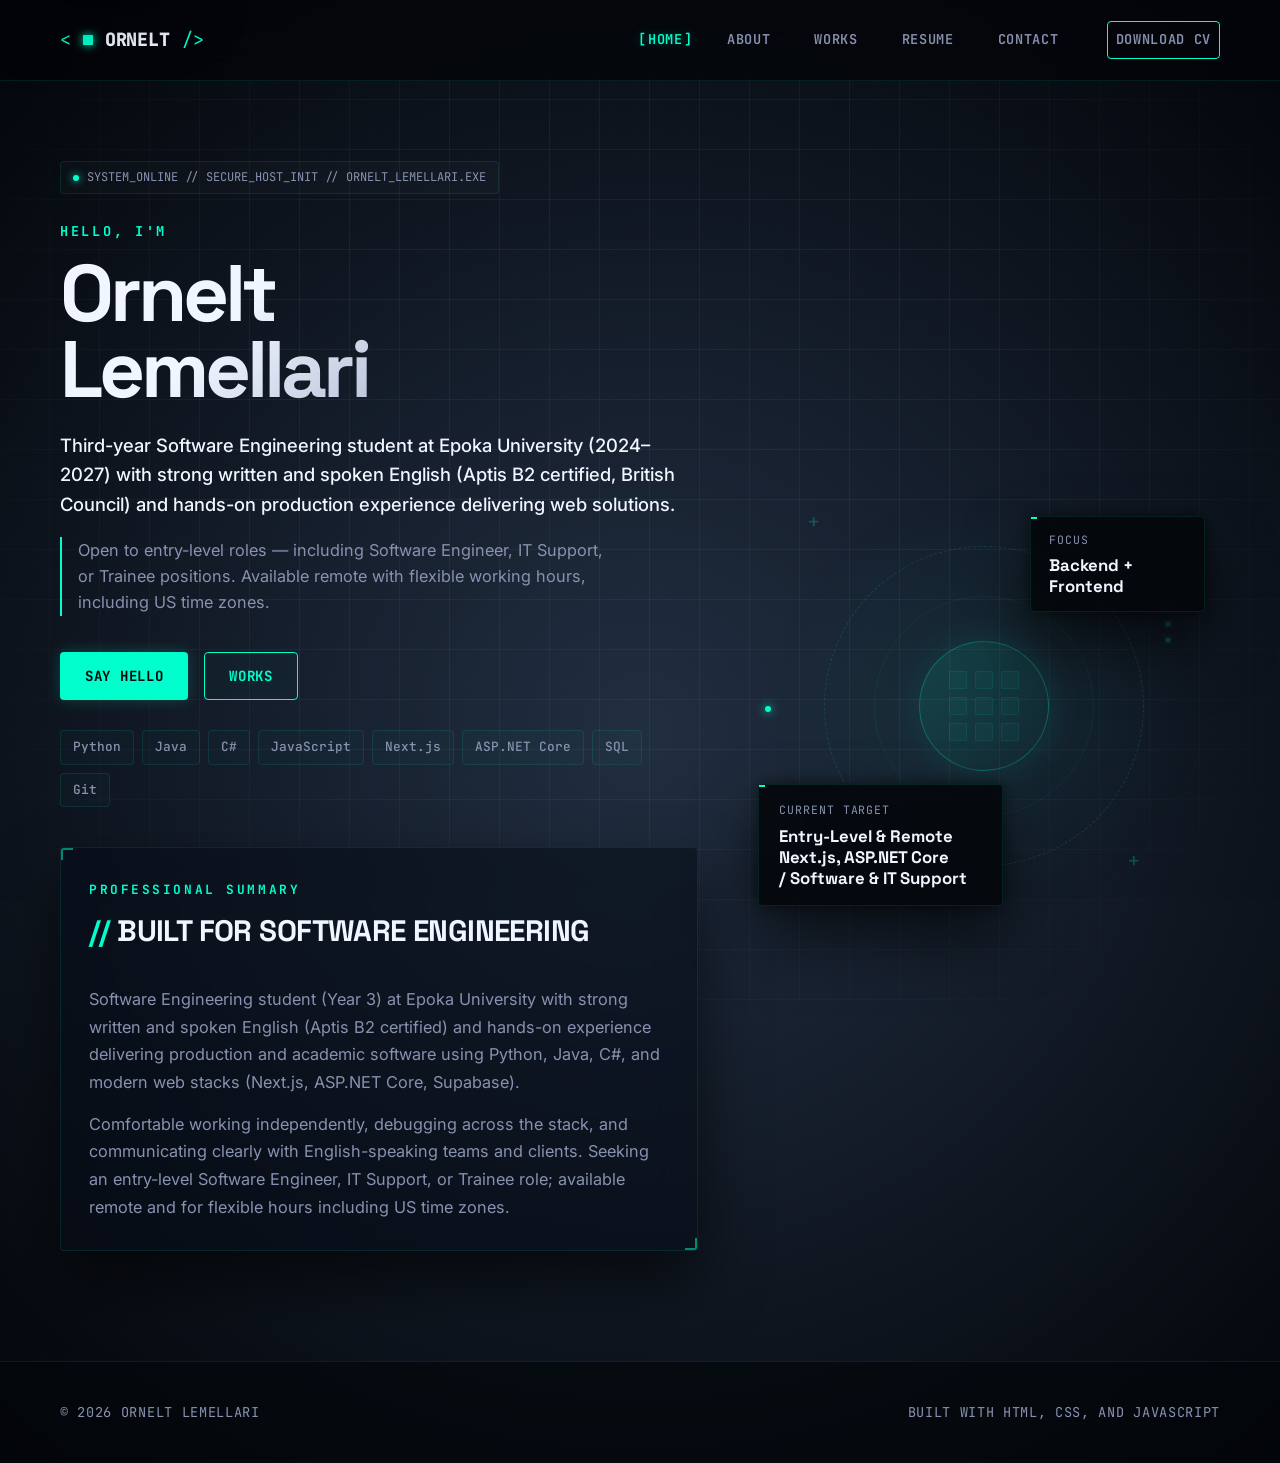
<file: index.html>
<!doctype html>
<html lang="en">
  <head>
    <meta charset="utf-8" />
    <meta name="viewport" content="width=device-width,initial-scale=1" />
    <title>Ornelt Lemellari • Software Engineering</title>
    <meta
      name="description"
      content="Personal portfolio of Ornelt Lemellari, Third-year Software Engineering student at Epoka University (2024–2027)."
    />
    <meta property="og:title" content="Ornelt Lemellari • Software Engineering" />
    <meta
      property="og:description"
      content="Third-year Software Engineering student at Epoka University (2024–2027) with Aptis B2 certified English and production experience. Open to entry-level software, IT support, or trainee roles (remote / US time zones)."
    />
    <meta property="og:type" content="website" />
    <meta property="og:url" content="https://orneltlemellari.github.io/Personal-Website/" />
    <meta name="twitter:card" content="summary" />
    <meta name="twitter:title" content="Ornelt Lemellari • Software Engineering" />
    <meta
      name="twitter:description"
      content="Third-year Software Engineering student at Epoka University (2024–2027) with Aptis B2 certified English and production experience. Open to entry-level software, IT support, or trainee roles (remote / US time zones)."
    />

    <link rel="preconnect" href="https://fonts.googleapis.com" />
    <link rel="preconnect" href="https://fonts.gstatic.com" crossorigin />
    <link
      href="https://fonts.googleapis.com/css2?family=Space+Grotesk:wght@500;700;800&family=Inter:wght@400;500;600;700&family=JetBrains+Mono:wght@400;600&display=swap"
      rel="stylesheet"
    />

    <link rel="stylesheet" href="styles.css" />
    <script defer src="script.js"></script>
  </head>

  <body data-page="home">
    <a class="skip-link" href="#main">Skip to content</a>

    <header data-site-header></header>

    <main id="main" class="container">
      <section class="hero">
        <div class="hero-grid">
          <div>
            <div class="tech-readout">
              <span class="pulse-dot"></span> SYSTEM_ONLINE // SECURE_HOST_INIT // ORNELT_LEMELLARI.EXE
            </div>

            <p class="eyebrow">Hello, I'm</p>

            <h1>
              <span>Ornelt</span>
              <span>Lemellari</span>
            </h1>

            <p class="sub">
              Third-year Software Engineering student at Epoka University (2024–2027)
              with strong written and spoken English (Aptis B2 certified, British Council)
              and hands-on production experience delivering web solutions.
            </p>

            <p class="lead">
              Open to entry-level roles — including Software Engineer, IT Support, or 
              Trainee positions. Available remote with flexible working hours, including 
              US time zones.
            </p>

            <div class="hero-actions">
              <a class="btn btn-primary" href="pages/contact.html">Say Hello</a>
              <a class="btn btn-secondary" href="pages/projects.html">Works</a>
            </div>

            <ul class="hero-tags">
              <li>Python</li>
              <li>Java</li>
              <li>C#</li>
              <li>JavaScript</li>
              <li>Next.js</li>
              <li>ASP.NET Core</li>
              <li>SQL</li>
              <li>Git</li>
            </ul>

            <article class="card summary-card">
              <div class="card-scanner"></div>
              <div class="section-head">
                <p class="section-label">Professional Summary</p>
                <h2 class="h2">Built for software engineering</h2>
              </div>

              <p class="copy">
                Software Engineering student (Year 3) at Epoka University with strong written and spoken English (Aptis B2 certified) and hands-on experience delivering production and academic software using Python, Java, C#, and modern web stacks (Next.js, ASP.NET Core, Supabase).
              </p>
              <p class="copy">
                Comfortable working independently, debugging across the stack, and communicating clearly with English-speaking teams and clients. Seeking an entry-level Software Engineer, IT Support, or Trainee role; available remote and for flexible hours including US time zones.
              </p>
            </article>
          </div>

          <div class="visual" aria-hidden="true">
            <div class="visual-orbit">
              <div class="ring one"></div>
              <div class="ring two"></div>
              <div class="ring three"></div>

              <div class="core">
                <div class="core-grid">
                  <span></span>
                  <span></span>
                  <span></span>
                  <span></span>
                  <span></span>
                  <span></span>
                  <span></span>
                  <span></span>
                  <span></span>
                </div>
              </div>

              <div class="floating-card top">
                <span class="label">Focus</span>
                <span class="value">Backend + Frontend</span>
              </div>

              <div class="floating-card bottom">
                <span class="label">Current Target</span>
                <span class="value">
                  Entry-Level &amp; Remote<br />
                  Next.js, ASP.NET Core<br />
                  / Software &amp; IT Support
                </span>
              </div>

              <div class="plus one">+</div>
              <div class="plus two">+</div>

              <div class="dot-col">
                <span></span>
                <span></span>
                <span></span>
              </div>
            </div>
          </div>
        </div>
      </section>
    </main>

    <footer data-site-footer></footer>
  </body>
</html>
</file>
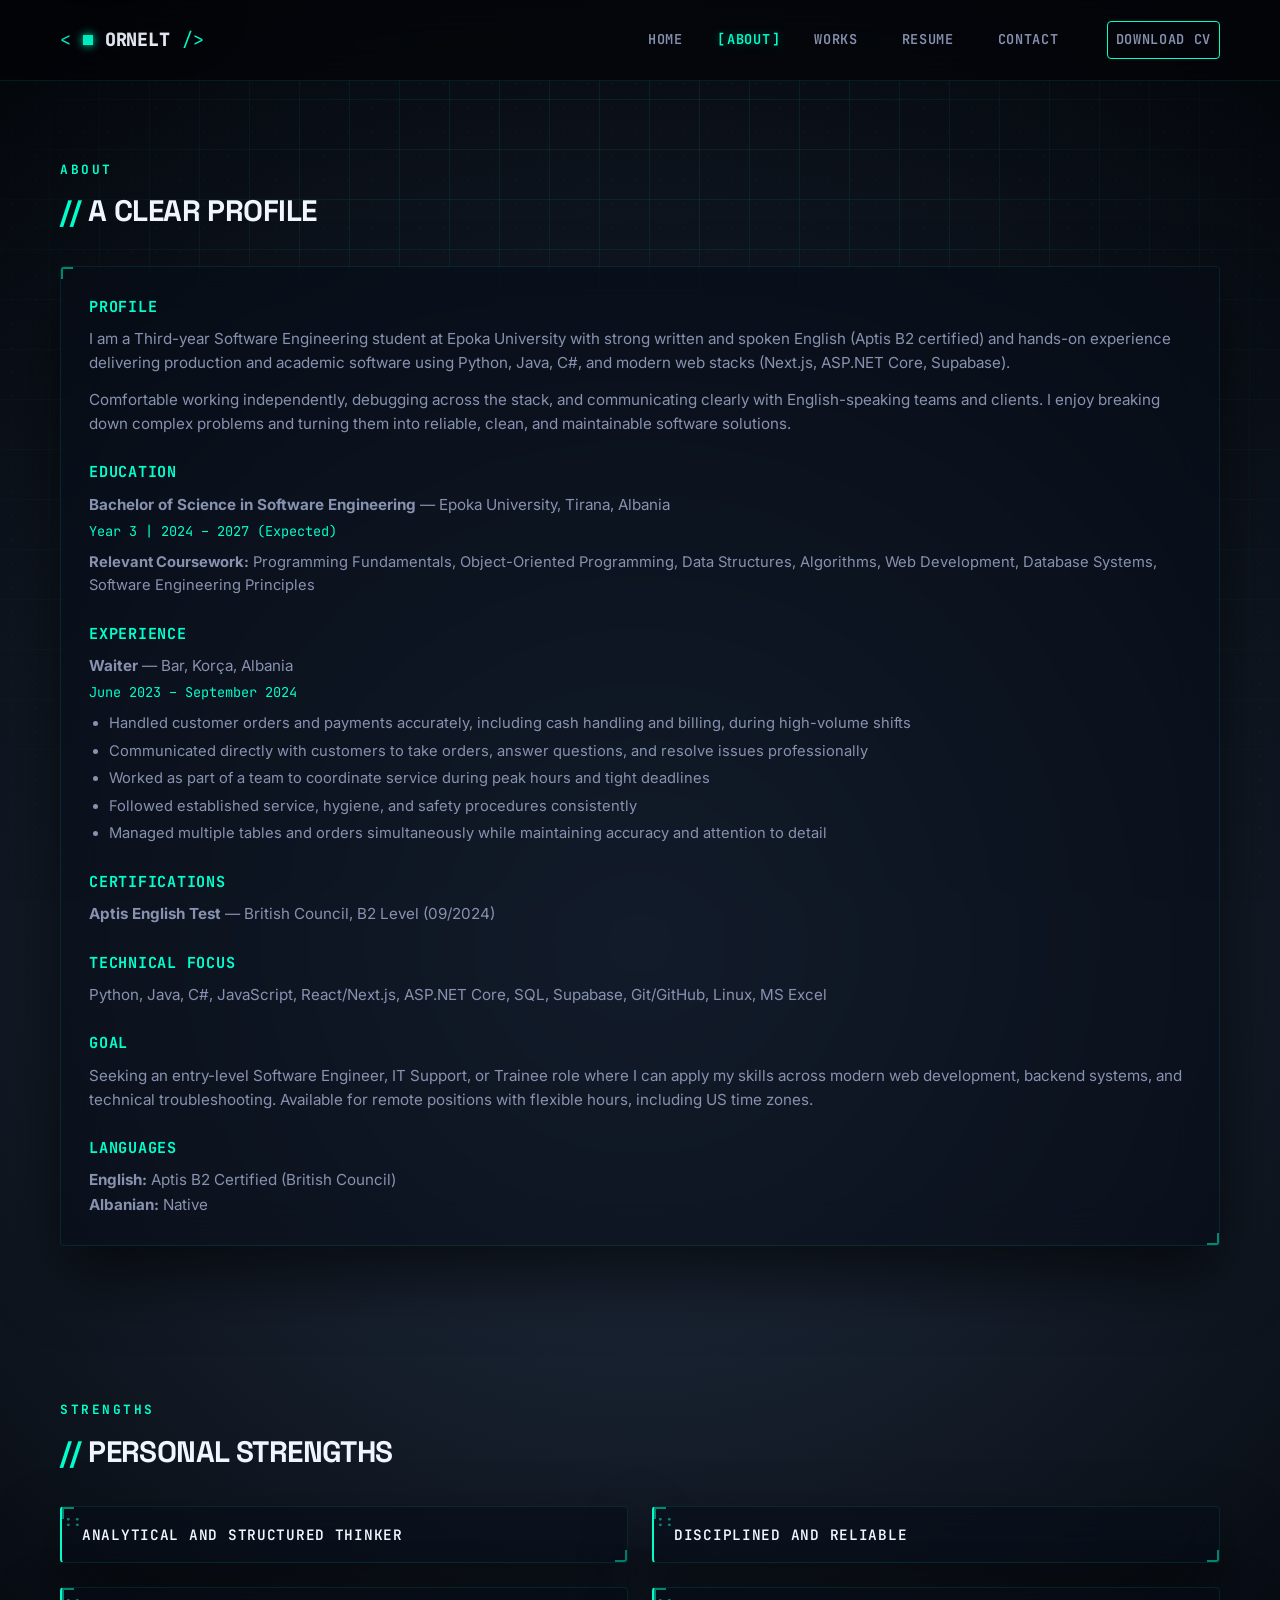
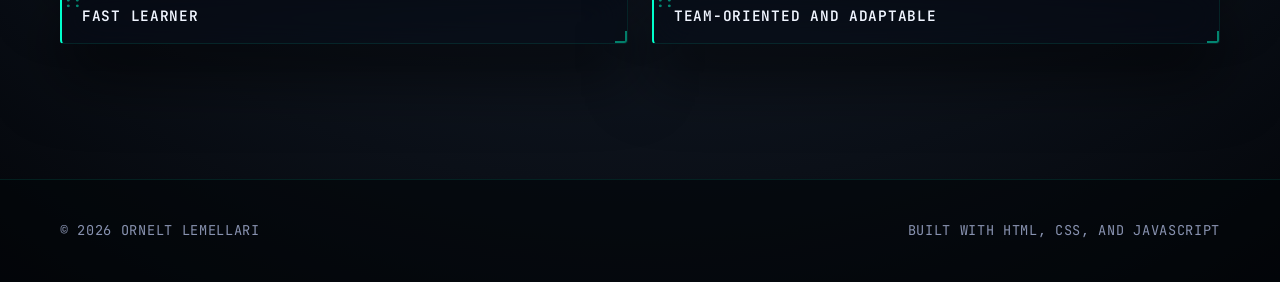
<file: pages/about.html>
<!doctype html>
<html lang="en">
  <head>
    <meta charset="utf-8" />
    <meta name="viewport" content="width=device-width,initial-scale=1" />
    <title>About • Ornelt Lemellari</title>
    <meta
      name="description"
      content="About Ornelt Lemellari: Third-year Software Engineering student, technical focus, experience, certifications, and career goals."
    />
    <meta property="og:title" content="About • Ornelt Lemellari" />
    <meta
      property="og:description"
      content="Profile, education (Epoka University Year 3), Aptis B2 certification, experience, technical skills, and career goals of Ornelt Lemellari."
    />
    <meta property="og:type" content="website" />
    <meta property="og:url" content="https://orneltlemellari.github.io/Personal-Website/pages/about.html" />
    <meta name="twitter:card" content="summary" />
    <meta name="twitter:title" content="About • Ornelt Lemellari" />
    <meta
      name="twitter:description"
      content="Profile, education (Epoka University Year 3), Aptis B2 certification, experience, technical skills, and career goals of Ornelt Lemellari."
    />
    <link rel="preconnect" href="https://fonts.googleapis.com" />
    <link rel="preconnect" href="https://fonts.gstatic.com" crossorigin />
    <link
      href="https://fonts.googleapis.com/css2?family=Space+Grotesk:wght@500;700;800&family=Inter:wght@400;500;600;700&family=JetBrains+Mono:wght@400;600&display=swap"
      rel="stylesheet"
    />
    <link rel="stylesheet" href="../styles.css" />
    <script defer src="../script.js"></script>
  </head>
  <body data-page="about">
    <a class="skip-link" href="#main">Skip to content</a>
    <header data-site-header></header>
    
    <main id="main" class="container">
      <section class="section">
        <div class="section-head">
          <p class="section-label">About</p>
          <h2 class="h2">A clear profile</h2>
        </div>
        <article class="card">
          <div class="card-scanner"></div>
          <div class="info-list">
            <div class="info-block">
              <h3>Profile</h3>
              <p>
                I am a Third-year Software Engineering student at Epoka University with strong written and spoken English (Aptis B2 certified) and hands-on experience delivering production and academic software using Python, Java, C#, and modern web stacks (Next.js, ASP.NET Core, Supabase).
              </p>
              <p style="margin-top: 12px">
                Comfortable working independently, debugging across the stack, and communicating clearly with English-speaking teams and clients. I enjoy breaking down complex problems and turning them into reliable, clean, and maintainable software solutions.
              </p>
            </div>
            
            <div class="info-block">
              <h3>Education</h3>
              <p><strong>Bachelor of Science in Software Engineering</strong> — Epoka University, Tirana, Albania</p>
              <p style="margin-top: 4px; font-family: var(--font-mono); font-size: 0.85rem; color: var(--lime);">
                Year 3 | 2024 – 2027 (Expected)
              </p>
              <p style="margin-top: 8px; font-size: 0.92rem; color: var(--muted);">
                <strong>Relevant Coursework:</strong> Programming Fundamentals, Object-Oriented Programming, Data Structures, Algorithms, Web Development, Database Systems, Software Engineering Principles
              </p>
            </div>

            <div class="info-block">
              <h3>Experience</h3>
              <p><strong>Waiter</strong> — Bar, Korça, Albania</p>
              <p style="margin-top: 4px; font-family: var(--font-mono); font-size: 0.85rem; color: var(--lime);">
                June 2023 – September 2024
              </p>
              <ul style="margin-top: 8px; padding-left: 20px; color: var(--muted); font-size: 0.92rem; display: grid; gap: 4px;">
                <li>Handled customer orders and payments accurately, including cash handling and billing, during high-volume shifts</li>
                <li>Communicated directly with customers to take orders, answer questions, and resolve issues professionally</li>
                <li>Worked as part of a team to coordinate service during peak hours and tight deadlines</li>
                <li>Followed established service, hygiene, and safety procedures consistently</li>
                <li>Managed multiple tables and orders simultaneously while maintaining accuracy and attention to detail</li>
              </ul>
            </div>

            <div class="info-block">
              <h3>Certifications</h3>
              <p><strong>Aptis English Test</strong> — British Council, B2 Level (09/2024)</p>
            </div>
            
            <div class="info-block">
              <h3>Technical Focus</h3>
              <p>
                Python, Java, C#, JavaScript, React/Next.js, ASP.NET Core, SQL, Supabase, Git/GitHub, Linux, MS Excel
              </p>
            </div>
            
            <div class="info-block">
              <h3>Goal</h3>
              <p>
                Seeking an entry-level Software Engineer, IT Support, or Trainee role where I can apply my skills across modern web development, backend systems, and technical troubleshooting. Available for remote positions with flexible hours, including US time zones.
              </p>
            </div>

            <div class="info-block">
              <h3>Languages</h3>
              <p>
                <strong>English:</strong> Aptis B2 Certified (British Council)<br />
                <strong>Albanian:</strong> Native
              </p>
            </div>
          </div>
        </article>
      </section>
      
      <section class="section">
        <div class="section-head">
          <p class="section-label">Strengths</p>
          <h2 class="h2">Personal strengths</h2>
        </div>
        <div class="grid strengths-grid">
          <div class="card strength">
            <div class="card-scanner"></div>
            Analytical and structured thinker
          </div>
          <div class="card strength">
            <div class="card-scanner"></div>
            Disciplined and reliable
          </div>
          <div class="card strength">
            <div class="card-scanner"></div>
            Fast learner
          </div>
          <div class="card strength">
            <div class="card-scanner"></div>
            Team-oriented and adaptable
          </div>
        </div>
      </section>
    </main>
    
    <footer data-site-footer></footer>
  </body>
</html>
</file>
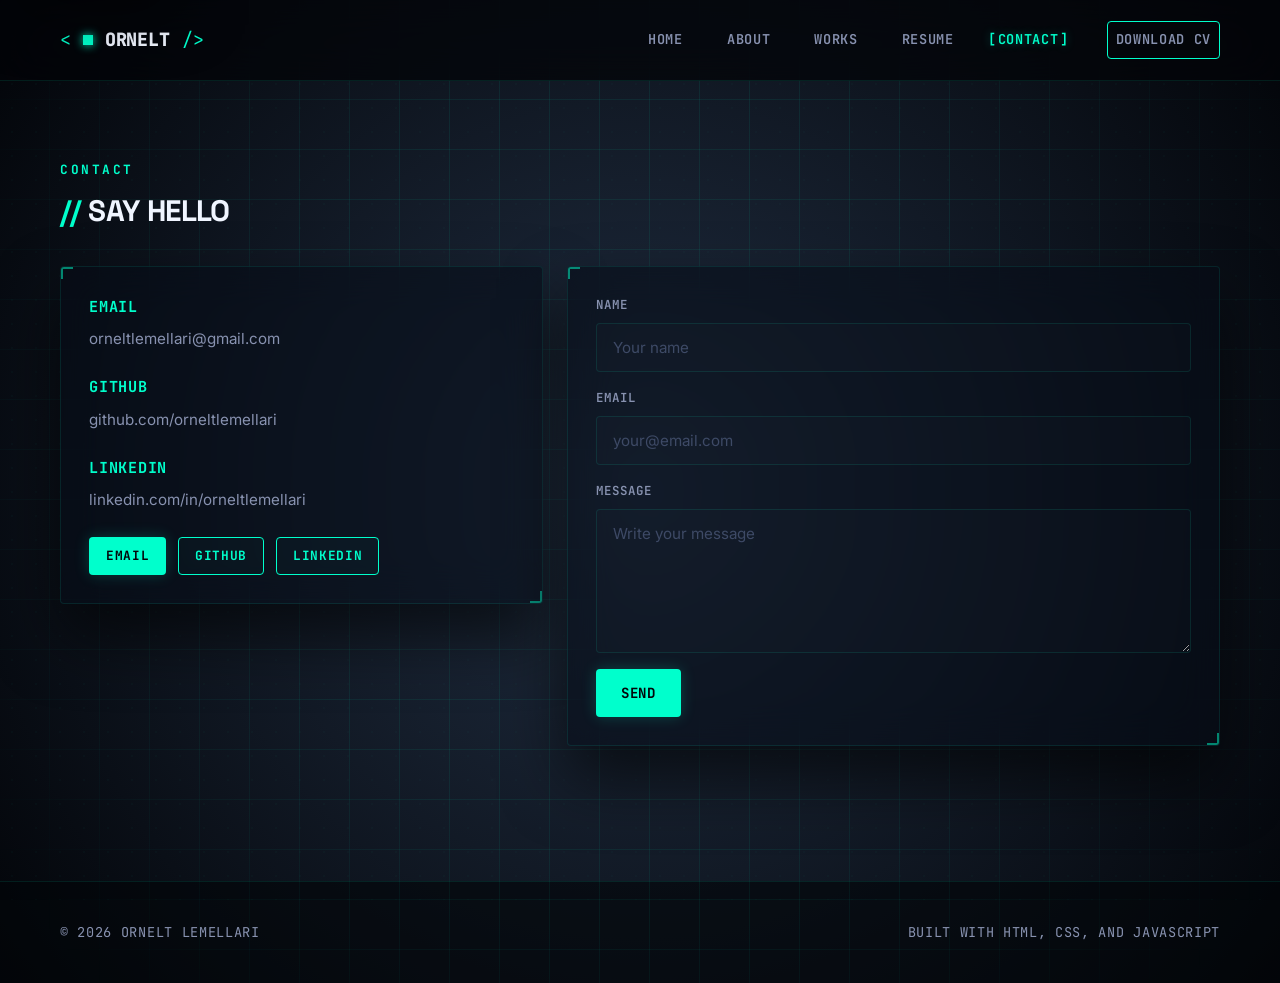
<file: pages/contact.html>
<!doctype html>
<html lang="en">
  <head>
    <meta charset="utf-8" />
    <meta name="viewport" content="width=device-width,initial-scale=1" />
    <title>Contact • Ornelt Lemellari</title>
    <meta
      name="description"
      content="Get in touch with Ornelt Lemellari for entry-level Software Engineer, IT Support, or Trainee opportunities."
    />
    <meta property="og:title" content="Contact • Ornelt Lemellari" />
    <meta
      property="og:description"
      content="Get in touch with Ornelt Lemellari for entry-level Software Engineer, IT Support, or Trainee opportunities (remote / US time zones)."
    />
    <meta property="og:type" content="website" />
    <meta property="og:url" content="https://orneltlemellari.github.io/Personal-Website/pages/contact.html" />
    <meta name="twitter:card" content="summary" />
    <meta name="twitter:title" content="Contact • Ornelt Lemellari" />
    <meta
      name="twitter:description"
      content="Get in touch with Ornelt Lemellari for entry-level Software Engineer, IT Support, or Trainee opportunities (remote / US time zones)."
    />
    <link rel="preconnect" href="https://fonts.googleapis.com" />
    <link rel="preconnect" href="https://fonts.gstatic.com" crossorigin />
    <link
      href="https://fonts.googleapis.com/css2?family=Space+Grotesk:wght@500;700;800&family=Inter:wght@400;500;600;700&family=JetBrains+Mono:wght@400;600&display=swap"
      rel="stylesheet"
    />
    <link rel="stylesheet" href="../styles.css" />
    <script defer src="../script.js"></script>
  </head>
  <body data-page="contact">
    <a class="skip-link" href="#main">Skip to content</a>
    <header data-site-header></header>
    
    <main id="main" class="container">
      <section class="section">
        <div class="section-head">
          <p class="section-label">Contact</p>
          <h2 class="h2">Say hello</h2>
        </div>
        <div class="contact-grid">
          <article class="card">
            <div class="card-scanner"></div>
            <div class="info-list">
              <div class="info-block">
                <h3>Email</h3>
                <p>
                  <a href="mailto:orneltlemellari@gmail.com"
                    >orneltlemellari@gmail.com</a
                  >
                </p>
              </div>
              <div class="info-block">
                <h3>GitHub</h3>
                <p>
                  <a
                    href="https://github.com/orneltlemellari"
                    target="_blank"
                    rel="noopener noreferrer"
                    >github.com/orneltlemellari</a
                  >
                </p>
              </div>
              <div class="info-block">
                <h3>LinkedIn</h3>
                <p>
                  <a
                    href="https://linkedin.com/in/orneltlemellari"
                    target="_blank"
                    rel="noopener noreferrer"
                    >linkedin.com/in/orneltlemellari</a
                  >
                </p>
              </div>
              <div class="project-links">
                <a class="btn btn-primary" href="mailto:orneltlemellari@gmail.com"
                  >Email</a
                >
                <a
                  class="btn btn-secondary"
                  href="https://github.com/orneltlemellari"
                  target="_blank"
                  rel="noopener noreferrer"
                  >GitHub</a
                >
                <a
                  class="btn btn-secondary"
                  href="https://linkedin.com/in/orneltlemellari"
                  target="_blank"
                  rel="noopener noreferrer"
                  >LinkedIn</a
                >
              </div>
            </div>
          </article>
          
          <form class="card form" id="contact-form">
            <div class="card-scanner"></div>
            <label>
              <span>Name</span>
              <input
                name="name"
                autocomplete="name"
                required
                placeholder="Your name"
              />
            </label>
            <label>
              <span>Email</span>
              <input
                name="email"
                type="email"
                autocomplete="email"
                required
                placeholder="your@email.com"
              />
            </label>
            <label>
              <span>Message</span>
              <textarea
                name="message"
                rows="6"
                required
                placeholder="Write your message"
              ></textarea>
            </label>
            <button class="btn btn-primary" type="submit">Send</button>
          </form>
        </div>
      </section>
    </main>
    
    <footer data-site-footer></footer>
  </body>
</html>
</file>
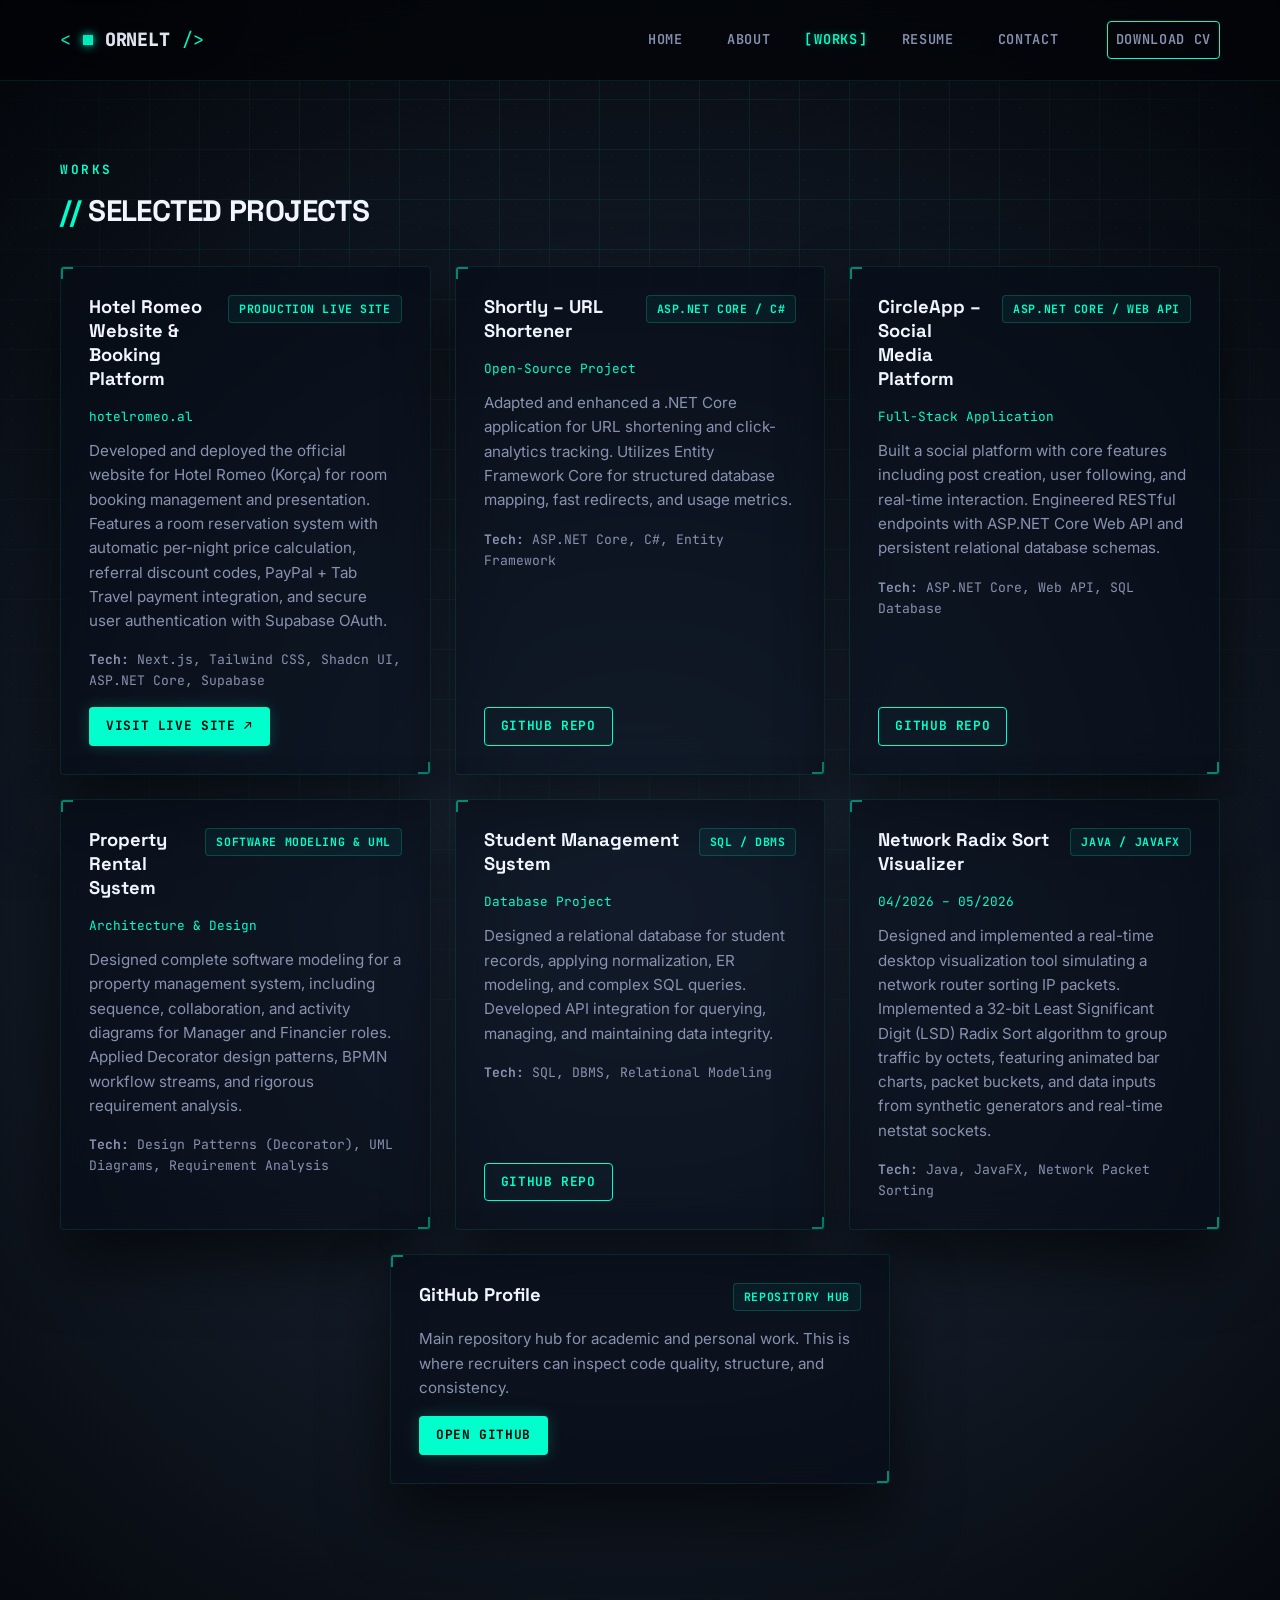
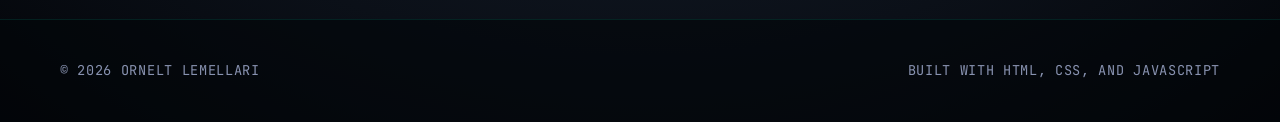
<file: pages/projects.html>
<!doctype html>
<html lang="en">
  <head>
    <meta charset="utf-8" />
    <meta name="viewport" content="width=device-width,initial-scale=1" />
    <title>Works • Ornelt Lemellari</title>
    <meta
      name="description"
      content="Selected production and academic software projects by Ornelt Lemellari."
    />
    <meta property="og:title" content="Works &amp; Projects • Ornelt Lemellari" />
    <meta
      property="og:description"
      content="Explore production and academic software projects by Ornelt Lemellari: Hotel Romeo Booking Platform, Shortly URL Shortener, CircleApp, and more."
    />
    <meta property="og:type" content="website" />
    <meta property="og:url" content="https://orneltlemellari.github.io/Personal-Website/pages/projects.html" />
    <meta name="twitter:card" content="summary" />
    <meta name="twitter:title" content="Works &amp; Projects • Ornelt Lemellari" />
    <meta
      name="twitter:description"
      content="Explore production and academic software projects by Ornelt Lemellari: Hotel Romeo Booking Platform, Shortly URL Shortener, CircleApp, and more."
    />
    <link rel="preconnect" href="https://fonts.googleapis.com" />
    <link rel="preconnect" href="https://fonts.gstatic.com" crossorigin />
    <link
      href="https://fonts.googleapis.com/css2?family=Space+Grotesk:wght@500;700;800&family=Inter:wght@400;500;600;700&family=JetBrains+Mono:wght@400;600&display=swap"
      rel="stylesheet"
    />
    <link rel="stylesheet" href="../styles.css" />
    <script defer src="../script.js"></script>
  </head>
  <body data-page="projects">
    <a class="skip-link" href="#main">Skip to content</a>
    <header data-site-header></header>
    
    <main id="main" class="container">
      <section class="section">
        <div class="section-head">
          <p class="section-label">Works</p>
          <h2 class="h2">Selected projects</h2>
        </div>
        <div class="grid projects-grid">

          <!-- 1. Hotel Romeo Website & Booking Platform -->
          <article class="card project-card">
            <div class="card-scanner"></div>
            <div class="project-top">
              <h3>Hotel Romeo Website &amp; Booking Platform</h3>
              <span class="tag">Production Live Site</span>
            </div>
            <p style="font-size: 0.8rem; font-family: var(--font-mono); color: var(--lime); margin-bottom: -4px;">
              hotelromeo.al
            </p>
            <p>
              Developed and deployed the official website for Hotel Romeo (Korça) for room booking management and presentation. Features a room reservation system with automatic per-night price calculation, referral discount codes, PayPal + Tab Travel payment integration, and secure user authentication with Supabase OAuth.
            </p>
            <p style="font-size: 0.82rem; color: var(--muted); font-family: var(--font-mono);">
              <strong>Tech:</strong> Next.js, Tailwind CSS, Shadcn UI, ASP.NET Core, Supabase
            </p>
            <div class="project-links">
              <a
                class="btn btn-primary"
                href="https://hotelromeo.al"
                target="_blank"
                rel="noopener noreferrer"
                >Visit Live Site ↗</a
              >
            </div>
          </article>

          <!-- 2. Shortly – URL Shortener -->
          <article class="card project-card">
            <div class="card-scanner"></div>
            <div class="project-top">
              <h3>Shortly – URL Shortener</h3>
              <span class="tag">ASP.NET Core / C#</span>
            </div>
            <p style="font-size: 0.8rem; font-family: var(--font-mono); color: var(--lime); margin-bottom: -4px;">
              Open-Source Project
            </p>
            <p>
              Adapted and enhanced a .NET Core application for URL shortening and click-analytics tracking. Utilizes Entity Framework Core for structured database mapping, fast redirects, and usage metrics.
            </p>
            <p style="font-size: 0.82rem; color: var(--muted); font-family: var(--font-mono);">
              <strong>Tech:</strong> ASP.NET Core, C#, Entity Framework
            </p>
            <div class="project-links">
              <a
                class="btn btn-secondary"
                href="https://github.com/orneltlemellari/Shortly"
                target="_blank"
                rel="noopener noreferrer"
                >GitHub Repo</a
              >
            </div>
          </article>

          <!-- 3. CircleApp – Social Media Platform -->
          <article class="card project-card">
            <div class="card-scanner"></div>
            <div class="project-top">
              <h3>CircleApp – Social Media Platform</h3>
              <span class="tag">ASP.NET Core / Web API</span>
            </div>
            <p style="font-size: 0.8rem; font-family: var(--font-mono); color: var(--lime); margin-bottom: -4px;">
              Full-Stack Application
            </p>
            <p>
              Built a social platform with core features including post creation, user following, and real-time interaction. Engineered RESTful endpoints with ASP.NET Core Web API and persistent relational database schemas.
            </p>
            <p style="font-size: 0.82rem; color: var(--muted); font-family: var(--font-mono);">
              <strong>Tech:</strong> ASP.NET Core, Web API, SQL Database
            </p>
            <div class="project-links">
              <a
                class="btn btn-secondary"
                href="https://github.com/orneltlemellari/CircleApp"
                target="_blank"
                rel="noopener noreferrer"
                >GitHub Repo</a
              >
            </div>
          </article>

          <!-- 4. Property Rental System – Software Design -->
          <article class="card project-card">
            <div class="card-scanner"></div>
            <div class="project-top">
              <h3>Property Rental System</h3>
              <span class="tag">Software Modeling &amp; UML</span>
            </div>
            <p style="font-size: 0.8rem; font-family: var(--font-mono); color: var(--lime); margin-bottom: -4px;">
              Architecture &amp; Design
            </p>
            <p>
              Designed complete software modeling for a property management system, including sequence, collaboration, and activity diagrams for Manager and Financier roles. Applied Decorator design patterns, BPMN workflow streams, and rigorous requirement analysis.
            </p>
            <p style="font-size: 0.82rem; color: var(--muted); font-family: var(--font-mono);">
              <strong>Tech:</strong> Design Patterns (Decorator), UML Diagrams, Requirement Analysis
            </p>
          </article>
          
          <!-- 5. Student Management System – Database Project -->
          <article class="card project-card">
            <div class="card-scanner"></div>
            <div class="project-top">
              <h3>Student Management System</h3>
              <span class="tag">SQL / DBMS</span>
            </div>
            <p style="font-size: 0.8rem; font-family: var(--font-mono); color: var(--lime); margin-bottom: -4px;">
              Database Project
            </p>
            <p>
              Designed a relational database for student records, applying normalization, ER modeling, and complex SQL queries. Developed API integration for querying, managing, and maintaining data integrity.
            </p>
            <p style="font-size: 0.82rem; color: var(--muted); font-family: var(--font-mono);">
              <strong>Tech:</strong> SQL, DBMS, Relational Modeling
            </p>
            <div class="project-links">
              <a
                class="btn btn-secondary"
                href="https://github.com/orneltlemellari/Students.API"
                target="_blank"
                rel="noopener noreferrer"
                >GitHub Repo</a
              >
            </div>
          </article>
          
          <!-- 6. Network Radix Sort Visualizer -->
          <article class="card project-card">
            <div class="card-scanner"></div>
            <div class="project-top">
              <h3>Network Radix Sort Visualizer</h3>
              <span class="tag">Java / JavaFX</span>
            </div>
            <p style="font-size: 0.8rem; font-family: var(--font-mono); color: var(--lime); margin-bottom: -4px;">
              04/2026 – 05/2026
            </p>
            <p>
              Designed and implemented a real-time desktop visualization tool simulating a network router sorting IP packets. Implemented a 32-bit Least Significant Digit (LSD) Radix Sort algorithm to group traffic by octets, featuring animated bar charts, packet buckets, and data inputs from synthetic generators and real-time netstat sockets.
            </p>
            <p style="font-size: 0.82rem; color: var(--muted); font-family: var(--font-mono);">
              <strong>Tech:</strong> Java, JavaFX, Network Packet Sorting
            </p>
          </article>
          
          <article class="card project-card" style="grid-column: 1 / -1; max-width: 500px; margin: 0 auto; width: 100%;">
            <div class="card-scanner"></div>
            <div class="project-top">
              <h3>GitHub Profile</h3>
              <span class="tag">Repository Hub</span>
            </div>
            <p>
              Main repository hub for academic and personal work. This is where recruiters can inspect code quality, structure, and consistency.
            </p>
            <div class="project-links">
              <a
                class="btn btn-primary"
                href="https://github.com/orneltlemellari"
                target="_blank"
                rel="noopener noreferrer"
                >Open GitHub</a
              >
            </div>
          </article>
        </div>
      </section>
    </main>
    
    <footer data-site-footer></footer>
  </body>
</html>
</file>
<file: styles.css>
/* ==========================================================================
   Futuristic / Cyberpunk Design System
   ========================================================================== */

:root {
  --bg: #030509;
  --bg-gradient: radial-gradient(circle at 50% 50%, rgba(10, 25, 47, 0.9) 0%, #030509 100%);
  --surface: rgba(6, 11, 23, 0.55);
  --surface-hover: rgba(10, 18, 38, 0.7);
  --surface-solid: #090e1a;
  
  /* Cyber Colors */
  --text: #f0f5ff;
  --muted: #8892b0;
  --lime: #00ffcc;       /* Cyber Neon Cyan */
  --lime-glow: rgba(0, 255, 204, 0.35);
  --accent: #ff007f;     /* Cyber Neon Pink */
  --accent-glow: rgba(255, 0, 127, 0.3);
  --yellow: #ffd700;     /* Tech Alert Gold */
  
  --line: rgba(0, 255, 204, 0.1);
  --line-active: rgba(0, 255, 204, 0.45);
  --shadow-sm: 0 8px 24px rgba(0, 0, 0, 0.4);
  --shadow-lg: 0 32px 64px rgba(0, 0, 0, 0.6);
  --shadow-glow: 0 0 30px rgba(0, 255, 204, 0.15);
  
  --max: 1160px;
  --pad: clamp(20px, 4vw, 48px);
  --font-display: "Space Grotesk", "Inter", system-ui, sans-serif;
  --font-mono: "JetBrains Mono", monospace;
  --radius-sm: 4px;      /* Sharp tech edges */
  --radius-md: 8px;
  --radius-lg: 16px;
  --transition-fast: 0.15s cubic-bezier(0.2, 0.8, 0.2, 1);
  --transition-normal: 0.3s cubic-bezier(0.2, 0.8, 0.2, 1);
}

/* ==========================================================================
   Reset & Core Styles
   ========================================================================== */

* {
  box-sizing: border-box;
  margin: 0;
  padding: 0;
}

html {
  scroll-behavior: smooth;
}

body {
  min-height: 100vh;
  color: var(--text);
  background: var(--bg-gradient);
  font-family: "Inter", system-ui, sans-serif;
  line-height: 1.6;
  overflow-x: hidden;
  position: relative;
}

/* Animating Tech Grid Background */
body::before {
  content: "";
  position: fixed;
  inset: -100px;
  pointer-events: none;
  background-image: 
    linear-gradient(transparent 97%, var(--line) 97%),
    linear-gradient(90deg, transparent 97%, var(--line) 97%);
  background-size: 50px 50px;
  mask-image: radial-gradient(circle at center, black 40%, transparent 85%);
  animation: grid-scroll 35s linear infinite;
  opacity: 0.75;
  z-index: 1;
}

/* Subtle digital noise overlay */
body::after {
  content: "";
  position: fixed;
  inset: 0;
  pointer-events: none;
  background: rgba(3, 5, 9, 0.15);
  background-image: radial-gradient(rgba(0, 255, 204, 0.15) 1px, transparent 0);
  background-size: 24px 24px;
  opacity: 0.15;
  z-index: 2;
}

a {
  color: inherit;
  text-decoration: none;
  transition: all var(--transition-fast);
}

/* Accessibility Focus States */
:focus-visible {
  outline: 2px solid var(--lime);
  outline-offset: 4px;
}

.skip-link {
  position: absolute;
  left: 20px;
  top: 20px;
  z-index: 9999;
  padding: 12px 18px;
  border-radius: var(--radius-sm);
  background: var(--surface-solid);
  border: 1px solid var(--lime);
  transform: translateY(-200%);
  transition: transform var(--transition-normal);
  font-family: var(--font-mono);
  font-size: 0.85rem;
  box-shadow: var(--shadow-lg), 0 0 15px var(--lime-glow);
}

.skip-link:focus {
  transform: translateY(0);
}

.container {
  width: min(var(--max), calc(100% - 2 * var(--pad)));
  margin-inline: auto;
  position: relative;
  z-index: 5;
}

/* ==========================================================================
   Header & Navigation
   ========================================================================== */

.site-header {
  position: sticky;
  top: 0;
  z-index: 100;
  background: rgba(3, 5, 9, 0.75);
  backdrop-filter: blur(20px);
  -webkit-backdrop-filter: blur(20px);
  border-bottom: 1px solid var(--line);
  transition: background var(--transition-normal);
}

.header {
  min-height: 80px;
  display: flex;
  align-items: center;
  justify-content: space-between;
  gap: 20px;
}

.brand {
  display: inline-flex;
  align-items: center;
  gap: 12px;
  font-family: var(--font-mono);
  font-weight: 800;
  font-size: 1.15rem;
  letter-spacing: -0.01em;
  color: var(--text);
  text-transform: uppercase;
}

.brand::before {
  content: "<";
  color: var(--lime);
  font-weight: 400;
}

.brand::after {
  content: " />";
  color: var(--lime);
  font-weight: 400;
}

.brand-mark {
  width: 10px;
  height: 10px;
  background: var(--lime);
  position: relative;
  box-shadow: 0 0 10px var(--lime);
  animation: pulse-shadow 3s ease-in-out infinite;
}

.nav {
  display: flex;
  align-items: center;
  gap: 28px;
}

.nav a {
  font-family: var(--font-mono);
  font-size: 0.85rem;
  font-weight: 600;
  color: var(--muted);
  position: relative;
  padding: 6px 8px;
  text-transform: uppercase;
  letter-spacing: 0.05em;
}

.nav a::before {
  content: "[";
  position: absolute;
  left: -2px;
  opacity: 0;
  transition: opacity var(--transition-fast), transform var(--transition-fast);
  transform: translateX(4px);
  color: var(--lime);
}

.nav a::after {
  content: "]";
  position: absolute;
  right: -2px;
  opacity: 0;
  transition: opacity var(--transition-fast), transform var(--transition-fast);
  transform: translateX(-4px);
  color: var(--lime);
}

.nav a:hover,
.nav a[aria-current="page"] {
  color: var(--lime);
  text-shadow: 0 0 8px var(--lime-glow);
}

.nav a:hover::before,
.nav a[aria-current="page"]::before,
.nav a:hover::after,
.nav a[aria-current="page"]::after {
  opacity: 1;
  transform: translateX(0);
}

/* Button & Nav Action Callouts */
.resume-btn {
  margin-left: 12px;
  display: inline-flex;
  align-items: center;
  justify-content: center;
  min-height: 38px;
  padding: 6px 16px;
  border: 1px solid var(--lime);
  border-radius: var(--radius-sm);
  color: var(--lime);
  background: transparent;
  font-family: var(--font-mono);
  font-size: 0.78rem;
  font-weight: 700;
  letter-spacing: 0.1em;
  text-transform: uppercase;
  transition: all var(--transition-normal);
}

.resume-btn:hover {
  background: rgba(0, 255, 204, 0.08);
  transform: translateY(-1px);
  box-shadow: 0 0 15px rgba(0, 255, 204, 0.25);
}

.menu-btn {
  display: none;
  border: 1px solid var(--line-active);
  background: var(--surface);
  color: var(--lime);
  font-family: var(--font-mono);
  font-size: 0.8rem;
  text-transform: uppercase;
  border-radius: var(--radius-sm);
  padding: 8px 12px;
  cursor: pointer;
  letter-spacing: 0.05em;
}

.menu-btn:hover {
  background: var(--surface-hover);
  box-shadow: 0 0 8px var(--lime-glow);
}

/* ==========================================================================
   Hero Section
   ========================================================================== */

.hero {
  padding: clamp(40px, 8vw, 80px) 0 clamp(30px, 5vw, 50px);
}

.hero-grid {
  display: grid;
  grid-template-columns: minmax(0, 1.15fr) minmax(360px, 0.85fr);
  gap: 50px;
  align-items: center;
}

/* Futuristic readout label */
.tech-readout {
  display: flex;
  align-items: center;
  gap: 8px;
  font-family: var(--font-mono);
  font-size: 0.75rem;
  color: var(--muted);
  margin-bottom: 24px;
  padding: 6px 12px;
  background: rgba(255, 255, 255, 0.02);
  border: 1px solid var(--line);
  width: fit-content;
  border-radius: var(--radius-sm);
}

.tech-readout .pulse-dot {
  width: 6px;
  height: 6px;
  background: var(--lime);
  border-radius: 50%;
  box-shadow: 0 0 8px var(--lime);
  animation: pulse-shadow 1.5s ease-in-out infinite;
}

.eyebrow {
  display: inline-flex;
  align-items: center;
  gap: 12px;
  margin-bottom: 12px;
  color: var(--lime);
  font-family: var(--font-mono);
  font-weight: 700;
  font-size: 0.85rem;
  letter-spacing: 0.2em;
  text-transform: uppercase;
}

.hero h1 {
  margin-bottom: 24px;
  font-family: var(--font-display);
  font-weight: 800;
  font-size: clamp(3rem, 7vw, 5rem);
  line-height: 0.95;
  letter-spacing: -0.05em;
  background: linear-gradient(135deg, var(--text) 30%, #6f80a8 100%);
  -webkit-background-clip: text;
  -webkit-text-fill-color: transparent;
  position: relative;
}

.hero h1 span {
  display: block;
}

.hero p.sub {
  margin-bottom: 18px;
  color: var(--text);
  font-size: 1.15rem;
  font-weight: 500;
}

.hero p.lead {
  margin-bottom: 0;
  color: var(--muted);
  font-size: 1.02rem;
  max-width: 55ch;
  border-left: 2px solid var(--lime);
  padding-left: 16px;
}

.hero-actions {
  display: flex;
  flex-wrap: wrap;
  gap: 16px;
  margin-top: 36px;
}

/* ==========================================================================
   Buttons
   ========================================================================== */

.btn {
  display: inline-flex;
  align-items: center;
  justify-content: center;
  min-height: 48px;
  padding: 12px 24px;
  border-radius: var(--radius-sm);
  font-family: var(--font-mono);
  font-weight: 700;
  font-size: 0.88rem;
  letter-spacing: 0.05em;
  text-transform: uppercase;
  transition: all var(--transition-normal);
  border: 1px solid transparent;
  cursor: pointer;
  position: relative;
  overflow: hidden;
}

.btn-primary {
  background: var(--lime);
  color: #030509;
  box-shadow: 0 0 15px rgba(0, 255, 204, 0.2);
}

.btn-primary:hover {
  background: #00e0b3;
  transform: translateY(-2px);
  box-shadow: 0 0 25px rgba(0, 255, 204, 0.45);
}

.btn-secondary {
  border-color: var(--lime);
  background: rgba(0, 255, 204, 0.02);
  color: var(--lime);
}

.btn-secondary:hover {
  background: rgba(0, 255, 204, 0.06);
  transform: translateY(-2px);
  box-shadow: 0 0 15px rgba(0, 255, 204, 0.15);
}

/* ==========================================================================
   Tags & Chips
   ========================================================================== */

.hero-tags {
  display: flex;
  flex-wrap: wrap;
  gap: 8px;
  list-style: none;
  margin-top: 30px;
}

.hero-tags li {
  padding: 6px 12px;
  border-radius: var(--radius-sm);
  background: rgba(0, 255, 204, 0.02);
  border: 1px solid var(--line);
  color: var(--muted);
  font-family: var(--font-mono);
  font-size: 0.8rem;
  font-weight: 500;
  transition: all var(--transition-fast);
}

.hero-tags li:hover {
  border-color: var(--lime);
  background: rgba(0, 255, 204, 0.05);
  color: var(--lime);
  text-shadow: 0 0 5px var(--lime-glow);
}

/* ==========================================================================
   Tech Cards (Cyberpunk style)
   ========================================================================== */

.card {
  background: var(--surface);
  backdrop-filter: blur(20px);
  -webkit-backdrop-filter: blur(20px);
  border: 1px solid var(--line);
  border-radius: var(--radius-sm);
  padding: 28px;
  box-shadow: var(--shadow-lg);
  transition: all var(--transition-normal);
  position: relative;
  overflow: hidden;
}

/* Tech corner ticks */
.card::before {
  content: "";
  position: absolute;
  top: 0;
  left: 0;
  width: 10px;
  height: 10px;
  border-top: 2px solid var(--lime);
  border-left: 2px solid var(--lime);
  opacity: 0.5;
  transition: opacity var(--transition-normal);
}

.card::after {
  content: "";
  position: absolute;
  bottom: 0;
  right: 0;
  width: 10px;
  height: 10px;
  border-bottom: 2px solid var(--lime);
  border-right: 2px solid var(--lime);
  opacity: 0.5;
  transition: opacity var(--transition-normal);
}

.card:hover {
  transform: translateY(-4px);
  border-color: var(--lime);
  box-shadow: var(--shadow-lg), 0 0 20px rgba(0, 255, 204, 0.1);
  background: var(--surface-hover);
}

.card:hover::before,
.card:hover::after {
  opacity: 1;
}

/* Futuristic Scanline running through hovered cards */
.card-scanner {
  position: absolute;
  inset: 0;
  background: linear-gradient(to bottom, transparent 40%, rgba(0, 255, 204, 0.08) 50%, transparent 60%);
  background-size: 100% 200%;
  pointer-events: none;
  opacity: 0;
  transition: opacity var(--transition-normal);
}

.card:hover .card-scanner {
  opacity: 1;
  animation: scanline 2.5s linear infinite;
}

.summary-card {
  margin-top: 40px;
  max-width: 780px;
}

/* ==========================================================================
   Sections
   ========================================================================== */

.section {
  padding: clamp(45px, 6vw, 75px) 0;
}

.section-head {
  margin-bottom: 30px;
  position: relative;
}

.section-label {
  margin-bottom: 8px;
  color: var(--lime);
  font-family: var(--font-mono);
  font-weight: 700;
  font-size: 0.8rem;
  text-transform: uppercase;
  letter-spacing: 0.2em;
  display: inline-flex;
  align-items: center;
  gap: 8px;
}

.h2 {
  font-family: var(--font-display);
  font-weight: 700;
  font-size: 1.85rem;
  letter-spacing: -0.02em;
  color: var(--text);
  text-transform: uppercase;
}

.h2::before {
  content: "// ";
  color: var(--lime);
}

.copy {
  color: var(--muted);
  font-size: 1.02rem;
  line-height: 1.7;
}

.copy + .copy {
  margin-top: 14px;
}

/* ==========================================================================
   Interactive HUD Orbit & Hologram Visuals
   ========================================================================== */

.visual {
  position: relative;
  min-height: 560px;
  display: flex;
  align-items: center;
  justify-content: center;
}

.visual-orbit {
  position: relative;
  width: 500px;
  height: 500px;
  display: flex;
  align-items: center;
  justify-content: center;
}

/* Hologram visual wrapper */
.visual-orbit::before {
  content: "";
  position: absolute;
  inset: 20px;
  background: radial-gradient(circle at center, rgba(0, 255, 204, 0.05), transparent 70%);
  pointer-events: none;
  animation: pulse-glow 6s ease-in-out infinite;
}

.ring {
  position: absolute;
  border: 1px solid rgba(0, 255, 204, 0.05);
  border-radius: 50%;
  pointer-events: none;
}

.ring.one {
  width: 440px;
  height: 440px;
  border-color: rgba(0, 255, 204, 0.02);
  animation: spin 50s linear infinite;
}

.ring.one::before {
  content: "";
  position: absolute;
  width: 6px;
  height: 6px;
  background: var(--lime);
  border-radius: 50%;
  top: 50%;
  left: 0;
  box-shadow: 0 0 10px var(--lime);
}

.ring.two {
  width: 320px;
  height: 320px;
  border-style: dashed;
  border-color: rgba(0, 255, 204, 0.15);
  animation: spin-reverse 35s linear infinite;
}

.ring.three {
  width: 220px;
  height: 220px;
  border-color: rgba(0, 255, 204, 0.06);
  animation: spin 20s linear infinite;
}

.core {
  position: absolute;
  width: 130px;
  height: 130px;
  border-radius: 50%; /* HUD Radar style */
  background: linear-gradient(135deg, rgba(0, 255, 204, 0.12), rgba(0, 255, 204, 0.01));
  border: 1px solid rgba(0, 255, 204, 0.25);
  box-shadow: 0 0 40px rgba(0, 255, 204, 0.1);
  display: grid;
  place-items: center;
  animation: pulse-glow 5s ease-in-out infinite;
}

.core-grid {
  width: 70px;
  height: 70px;
  display: grid;
  grid-template-columns: repeat(3, 1fr);
  gap: 8px;
}

.core-grid span {
  border-radius: 2px;
  background: rgba(0, 255, 204, 0.03);
  border: 1px solid rgba(0, 255, 204, 0.08);
  transition: all var(--transition-fast);
}

.core:hover .core-grid span {
  background: rgba(0, 255, 204, 0.15);
  border-color: var(--lime);
  box-shadow: 0 0 8px rgba(0, 255, 204, 0.4);
}

.floating-card {
  position: absolute;
  border: 1px solid var(--line);
  background: rgba(3, 5, 9, 0.85);
  backdrop-filter: blur(16px);
  -webkit-backdrop-filter: blur(16px);
  box-shadow: var(--shadow-lg), 0 0 15px rgba(0, 0, 0, 0.5);
  color: var(--text);
  z-index: 10;
  transition: all var(--transition-fast);
  border-radius: var(--radius-sm);
}

.floating-card::before {
  content: "";
  position: absolute;
  top: 0;
  left: 0;
  width: 6px;
  height: 2px;
  background: var(--lime);
}

.floating-card:hover {
  border-color: var(--lime);
  box-shadow: var(--shadow-lg), 0 0 15px rgba(0, 255, 204, 0.15);
}

.floating-card.top {
  right: 15px;
  top: 60px;
  padding: 14px 18px;
  width: 175px;
  animation: float-top 7s ease-in-out infinite;
}

.floating-card.bottom {
  left: 10px;
  bottom: 50px;
  padding: 16px 20px;
  width: 245px;
  animation: float-bottom 8s ease-in-out infinite;
}

.floating-card .label {
  display: block;
  color: var(--muted);
  font-family: var(--font-mono);
  font-size: 0.72rem;
  text-transform: uppercase;
  letter-spacing: 0.08em;
}

.floating-card .value {
  display: block;
  margin-top: 6px;
  font-family: var(--font-display);
  font-weight: 700;
  font-size: 1.05rem;
  line-height: 1.25;
}

.plus {
  position: absolute;
  color: var(--lime);
  font-family: var(--font-mono);
  font-size: 1.2rem;
  font-weight: 400;
  opacity: 0.25;
  pointer-events: none;
  animation: pulse-plus 5s ease-in-out infinite;
}

.plus.one {
  top: 50px;
  left: 60px;
  animation-delay: 1s;
}

.plus.two {
  bottom: 80px;
  right: 80px;
  animation-delay: 3.5s;
}

.dot-col {
  position: absolute;
  right: 50px;
  top: 150px;
  display: grid;
  gap: 12px;
  opacity: 0.25;
}

.dot-col span {
  width: 4px;
  height: 4px;
  background: var(--lime);
  box-shadow: 0 0 4px var(--lime);
}

/* ==========================================================================
   Grids & Layouts
   ========================================================================== */

.grid {
  display: grid;
  gap: 24px;
}

.projects-grid {
  grid-template-columns: repeat(3, 1fr);
}

.strengths-grid {
  grid-template-columns: repeat(2, 1fr);
}

/* Project Cards */
.project-card {
  display: flex;
  flex-direction: column;
  gap: 16px;
  height: 100%;
}

.project-top {
  display: flex;
  align-items: flex-start;
  justify-content: space-between;
  gap: 12px;
}

.project-top h3 {
  font-family: var(--font-display);
  font-weight: 700;
  font-size: 1.15rem;
  line-height: 1.3;
}

.tag {
  padding: 4px 10px;
  border-radius: var(--radius-sm);
  background: rgba(0, 255, 204, 0.05);
  border: 1px solid rgba(0, 255, 204, 0.2);
  color: var(--lime);
  font-family: var(--font-mono);
  font-size: 0.72rem;
  font-weight: 700;
  text-transform: uppercase;
  letter-spacing: 0.05em;
  white-space: nowrap;
}

.project-card p,
.info-block p {
  color: var(--muted);
  font-size: 0.95rem;
  line-height: 1.6;
}

.project-links {
  margin-top: auto;
  display: flex;
  gap: 12px;
  flex-wrap: wrap;
}

.project-links .btn {
  min-height: 38px;
  padding: 8px 16px;
  font-size: 0.8rem;
  border-radius: var(--radius-sm);
}

/* Strengths & Details */
.info-list {
  display: grid;
  gap: 24px;
}

.info-block h3 {
  margin-bottom: 8px;
  font-family: var(--font-mono);
  font-weight: 700;
  font-size: 0.95rem;
  text-transform: uppercase;
  letter-spacing: 0.05em;
  color: var(--lime);
}

.strength {
  padding: 16px 20px;
  font-family: var(--font-mono);
  font-weight: 600;
  font-size: 0.9rem;
  display: flex;
  align-items: center;
  gap: 12px;
  text-transform: uppercase;
  letter-spacing: 0.05em;
  border-left: 2px solid var(--lime);
}

.strength::before {
  content: "::";
  color: var(--lime);
  font-weight: 800;
}

/* ==========================================================================
   Contact Form & Inputs
   ========================================================================== */

.contact-grid {
  display: grid;
  grid-template-columns: 0.85fr 1.15fr;
  gap: 24px;
  align-items: start;
}

.form label {
  display: grid;
  gap: 8px;
  margin-bottom: 16px;
  color: var(--text);
  font-weight: 600;
  font-size: 0.9rem;
}

.form label span {
  font-family: var(--font-mono);
  font-size: 0.78rem;
  color: var(--muted);
  text-transform: uppercase;
  letter-spacing: 0.08em;
}

input,
textarea {
  width: 100%;
  padding: 14px 16px;
  border: 1px solid var(--line);
  border-radius: var(--radius-sm);
  background: rgba(255, 255, 255, 0.01);
  color: var(--text);
  font-family: inherit;
  font-size: 0.95rem;
  transition: all var(--transition-fast);
}

input:hover,
textarea:hover {
  border-color: rgba(0, 255, 204, 0.2);
  background: rgba(255, 255, 255, 0.03);
}

input:focus,
textarea:focus {
  outline: none;
  border-color: var(--lime);
  background: rgba(0, 255, 204, 0.02);
  box-shadow: 0 0 15px rgba(0, 255, 204, 0.15);
}

textarea {
  resize: vertical;
}

input::placeholder,
textarea::placeholder {
  color: #3e4a66;
}

/* Custom Success Toast notification */
.toast-msg {
  position: fixed;
  bottom: 24px;
  right: 24px;
  background: var(--surface-solid);
  border: 1px solid var(--lime);
  color: var(--text);
  padding: 16px 24px;
  border-radius: var(--radius-sm);
  box-shadow: var(--shadow-lg), 0 0 20px rgba(0, 255, 204, 0.2);
  z-index: 1000;
  display: flex;
  align-items: center;
  gap: 12px;
  transform: translateY(100px);
  opacity: 0;
  transition: all var(--transition-normal);
  font-family: var(--font-mono);
  font-size: 0.8rem;
}

.toast-msg.show {
  transform: translateY(0);
  opacity: 1;
}

.toast-msg .icon {
  color: var(--lime);
  font-weight: bold;
}

/* ==========================================================================
   Footer
   ========================================================================== */

.site-footer {
  margin-top: 60px;
  border-top: 1px solid var(--line);
  padding: 40px 0;
  color: var(--muted);
  font-size: 0.85rem;
  background: rgba(3, 5, 9, 0.6);
  font-family: var(--font-mono);
}

.footer-inner {
  display: flex;
  justify-content: space-between;
  align-items: center;
  gap: 20px;
  text-transform: uppercase;
  letter-spacing: 0.05em;
}

/* ==========================================================================
   Animations
   ========================================================================== */

@keyframes grid-scroll {
  from {
    transform: translateY(0);
  }
  to {
    transform: translateY(50px);
  }
}

@keyframes spin {
  from {
    transform: rotate(0deg);
  }
  to {
    transform: rotate(360deg);
  }
}

@keyframes spin-reverse {
  from {
    transform: rotate(360deg);
  }
  to {
    transform: rotate(0deg);
  }
}

@keyframes float-top {
  0%, 100% {
    transform: translateY(0) scale(1);
  }
  50% {
    transform: translateY(-8px) scale(1.01);
  }
}

@keyframes float-bottom {
  0%, 100% {
    transform: translateY(0) scale(1);
  }
  50% {
    transform: translateY(10px) scale(0.99);
  }
}

@keyframes pulse-glow {
  0%, 100% {
    opacity: 0.85;
    filter: drop-shadow(0 0 10px rgba(0, 255, 204, 0.15));
  }
  50% {
    opacity: 1;
    filter: drop-shadow(0 0 25px rgba(0, 255, 204, 0.35));
  }
}

@keyframes pulse-shadow {
  0%, 100% {
    box-shadow: 0 0 8px rgba(0, 255, 204, 0.2);
  }
  50% {
    box-shadow: 0 0 20px rgba(0, 255, 204, 0.7);
  }
}

@keyframes pulse-plus {
  0%, 100% {
    opacity: 0.15;
  }
  50% {
    opacity: 0.45;
  }
}

@keyframes scanline {
  0% {
    background-position: 0 0;
  }
  100% {
    background-position: 0 200%;
  }
}

/* ==========================================================================
   Responsive Breakpoints
   ========================================================================== */

@media (max-width: 1040px) {
  .hero-grid {
    grid-template-columns: 1fr;
    gap: 40px;
    text-align: center;
  }
  
  .tech-readout {
    margin-inline: auto;
  }
  
  .eyebrow {
    justify-content: center;
  }
  
  .hero h1 {
    max-width: 100%;
  }
  
  .hero p.lead {
    margin-inline: auto;
    border-left: none;
    border-top: 2px solid var(--lime);
    padding-left: 0;
    padding-top: 16px;
  }
  
  .hero-actions,
  .hero-tags {
    justify-content: center;
  }
  
  .summary-card {
    margin-inline: auto;
  }

  .projects-grid {
    grid-template-columns: repeat(2, 1fr);
  }
  
  .contact-grid {
    grid-template-columns: 1fr;
    gap: 30px;
  }
  
  .visual {
    min-height: 500px;
  }
  
  .visual-orbit {
    margin-inline: auto;
  }
}

@media (max-width: 860px) {
  .menu-btn {
    display: inline-flex;
  }

  .nav {
    display: none;
    position: fixed;
    inset: 80px 0 auto 0;
    flex-direction: column;
    align-items: stretch;
    gap: 8px;
    padding: 24px var(--pad);
    background: rgba(3, 5, 9, 0.96);
    backdrop-filter: blur(20px);
    -webkit-backdrop-filter: blur(20px);
    border-bottom: 1px solid var(--line);
    animation: slide-nav 0.2s cubic-bezier(0.16, 1, 0.3, 1) forwards;
  }

  @keyframes slide-nav {
    from {
      opacity: 0;
      transform: translateY(-10px);
    }
    to {
      opacity: 1;
      transform: translateY(0);
    }
  }

  .nav.open {
    display: flex;
  }

  .nav a {
    padding: 12px 0;
    border-bottom: 1px solid rgba(255, 255, 255, 0.03);
  }
  
  .nav a::before,
  .nav a::after {
    display: none;
  }

  .resume-btn {
    display: none;
  }

  .footer-inner {
    flex-direction: column;
    text-align: center;
    gap: 16px;
  }
}

@media (max-width: 680px) {
  .projects-grid,
  .strengths-grid {
    grid-template-columns: 1fr;
  }
  
  .visual-orbit {
    width: 100%;
    height: 420px;
  }
  
  .ring.one {
    width: 380px;
    height: 380px;
  }
  
  .ring.two {
    width: 280px;
    height: 280px;
  }
  
  .ring.three {
    width: 190px;
    height: 190px;
  }
  
  .core {
    width: 110px;
    height: 110px;
  }

  .floating-card.top {
    right: 5px;
    top: 30px;
    width: 150px;
  }

  .floating-card.bottom {
    left: 5px;
    bottom: 20px;
    width: 220px;
  }
}
</file>
